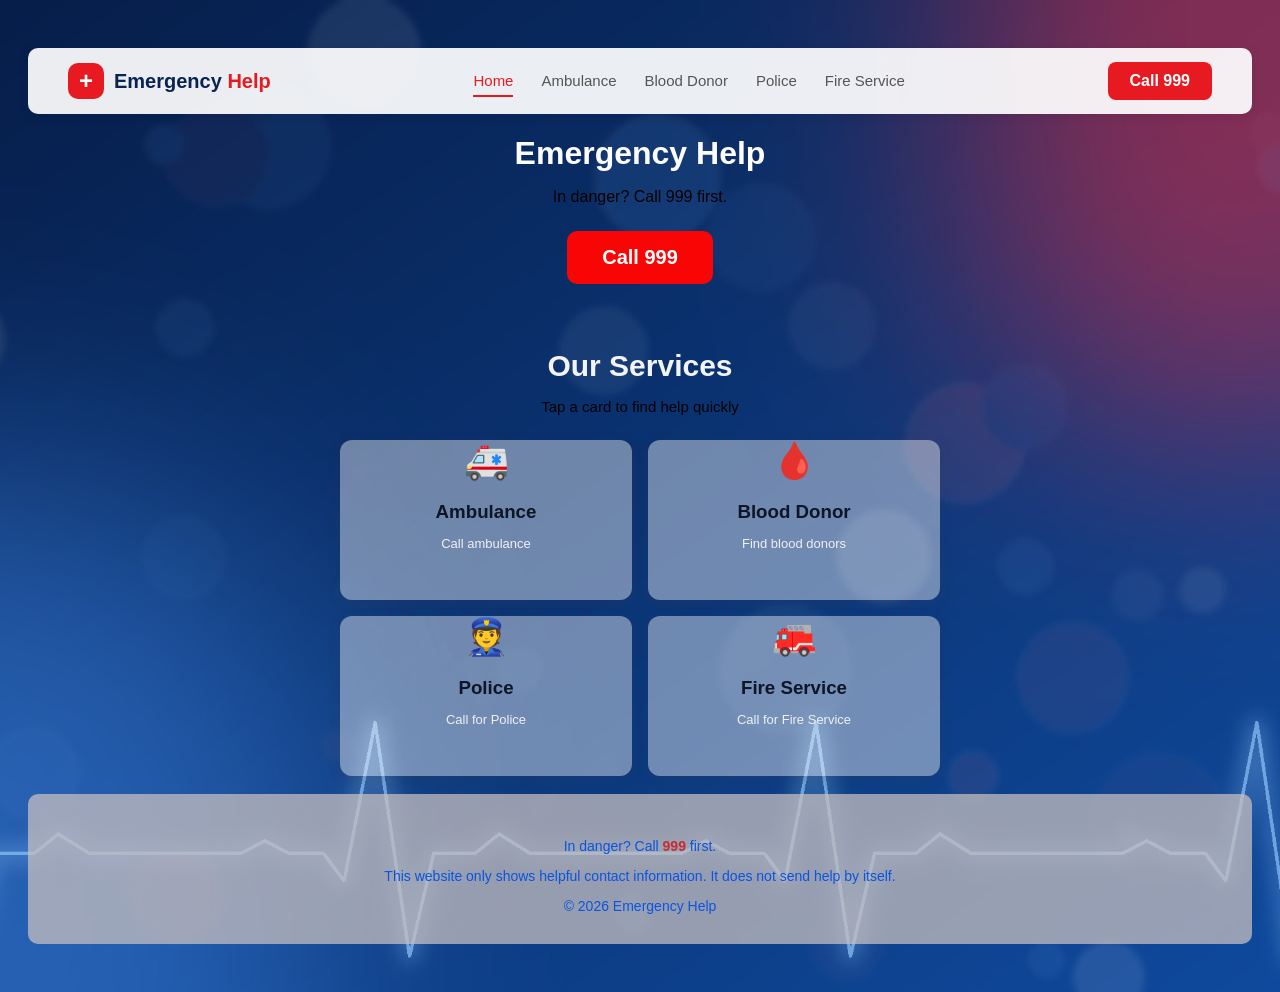
<file: index.html>
<!DOCTYPE html>
<html lang="en">
<head>
    <meta charset="UTF-8">
    <meta name="viewport" content="width=device-width, initial-scale=1.0">
    <title>Emergency Help</title>
    <link rel="stylesheet" href="style.css">
</head>
<body>
    
     <!-- NAVBAR -->
    <header class="navbar">
        <a href="index.html" class="brand">
            <span class="brand-icon">+</span>
            <span>Emergency <b>Help</b></span>
        </a>

        <nav class="nav-links">
            <a href="index.html" class="active">Home</a>
            <a href="ambulance.html">Ambulance</a>
            <a href="blood.html">Blood Donor</a>
            <a href="police.html">Police</a>
            <a href="fire.html">Fire Service</a>
        </nav>

        <a href="tel:999" class="nav-call">Call 999</a>
    </header>


    <h1>Emergency Help</h1>
    <p>In danger? Call 999 first.</p>
    <a href="tel:999" class="call-btn">Call 999</a>


                            <!--sarvis Card HTML start-->

    <section class="services">
        <h2>Our Services</h2>
        <p class="section-sub">Tap a card to find help quickly</p>

       <div class="cards">
       <div class="card">
        <a href="ambulance.html" class="card">
           <div class="icon">🚑</div>
           <h3>Ambulance</h3>
           <p>Call ambulance</p>
        </a>
       </div>

       <div class="card">
        <a href="blood.html" class="card">
           <div class="icon">🩸</div>
           <h3>Blood Donor</h3>
           <p>Find blood donors</p>
        </a>
       </div>

       <div class="card">
        <a href="police.html" class="card">
           <div class="icon">👮</div>
           <h3>Police</h3>
           <p>Call for Police</p>
        </a>
       </div>

       <div class="card">
         <a href="fire.html" class="card">        
           <div class="icon">🚒</div>
           <h3>Fire Service</h3>
           <P>Call for Fire Service</P>
        </a>
       </div>
    </div>
    </section>
</div>
<br>

                    <!--FOOTER-->

<footer class="footer">
    <p>In danger? Call <b>999</b> first.</p>
    <p>This website only shows helpful contact information. It does not send help by itself.</p>
    <p>© 2026 Emergency Help</p>
</footer>



</body>
</html>
</file>
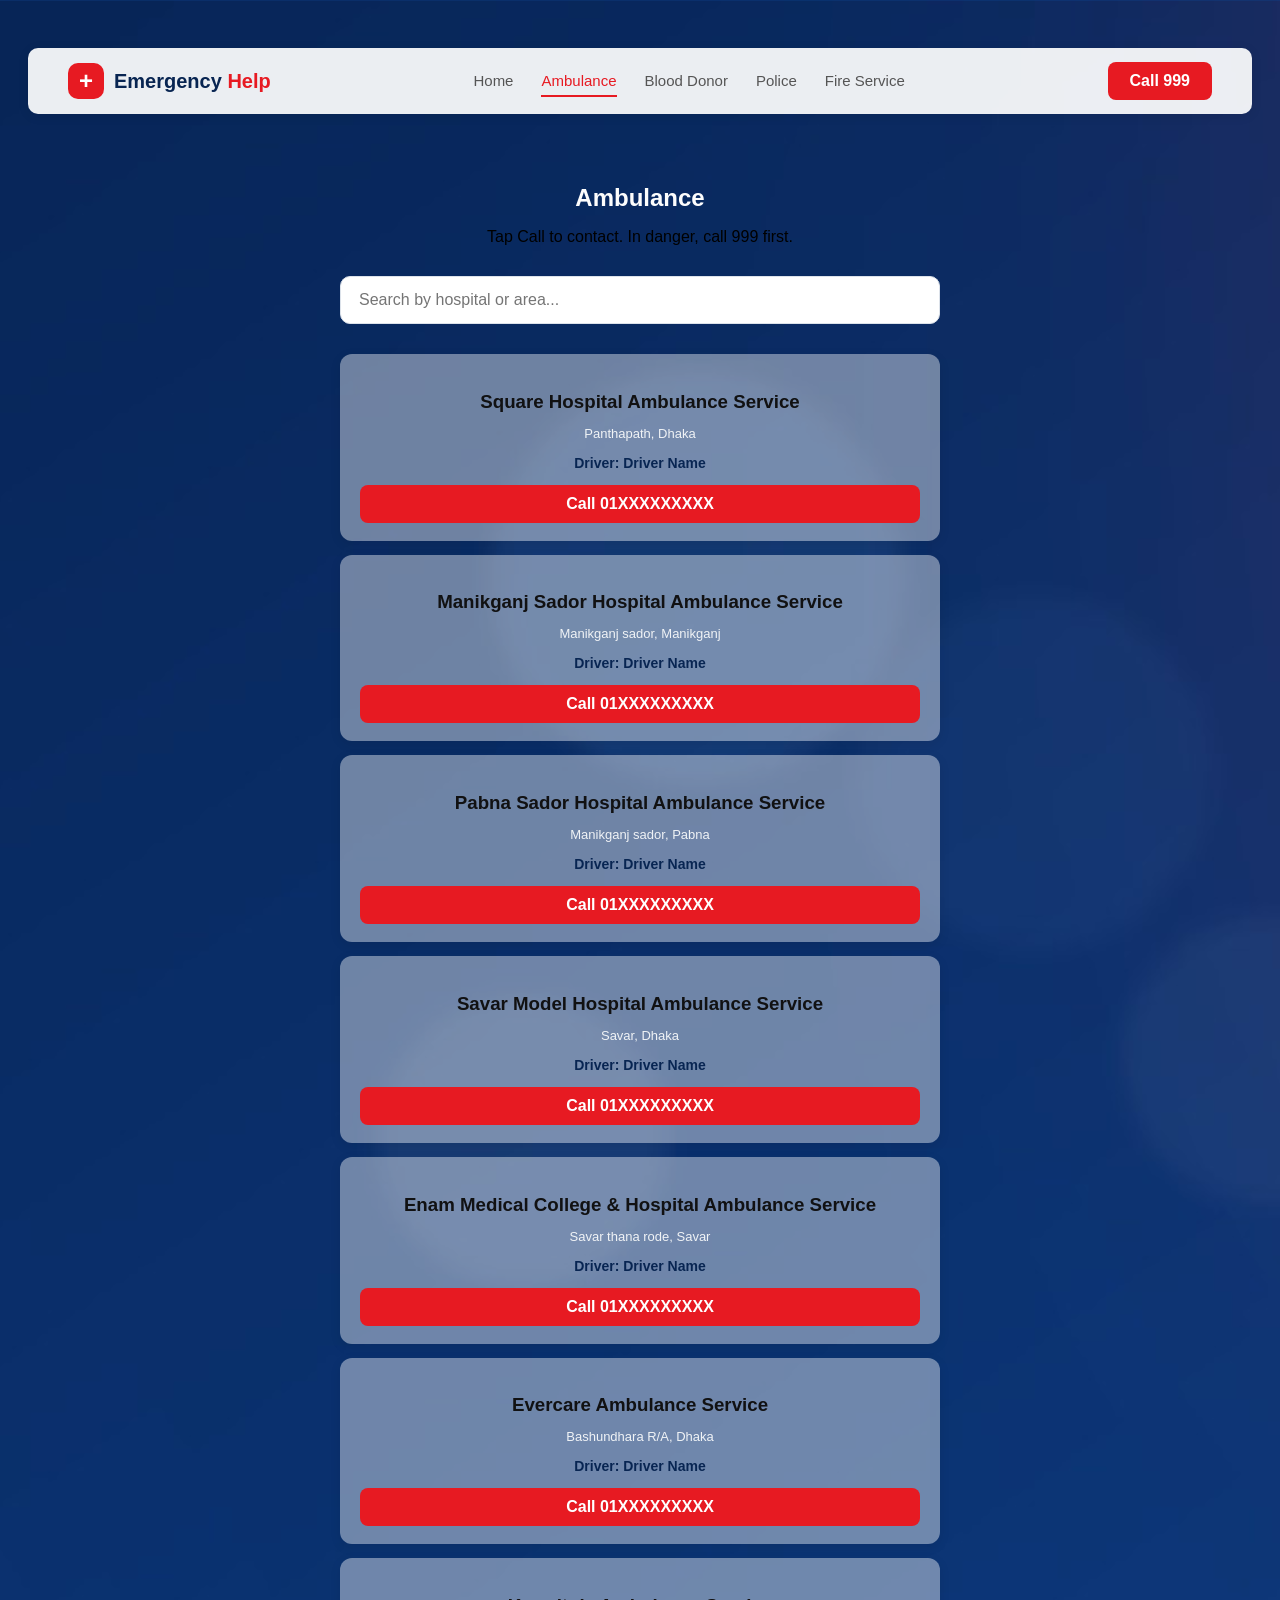
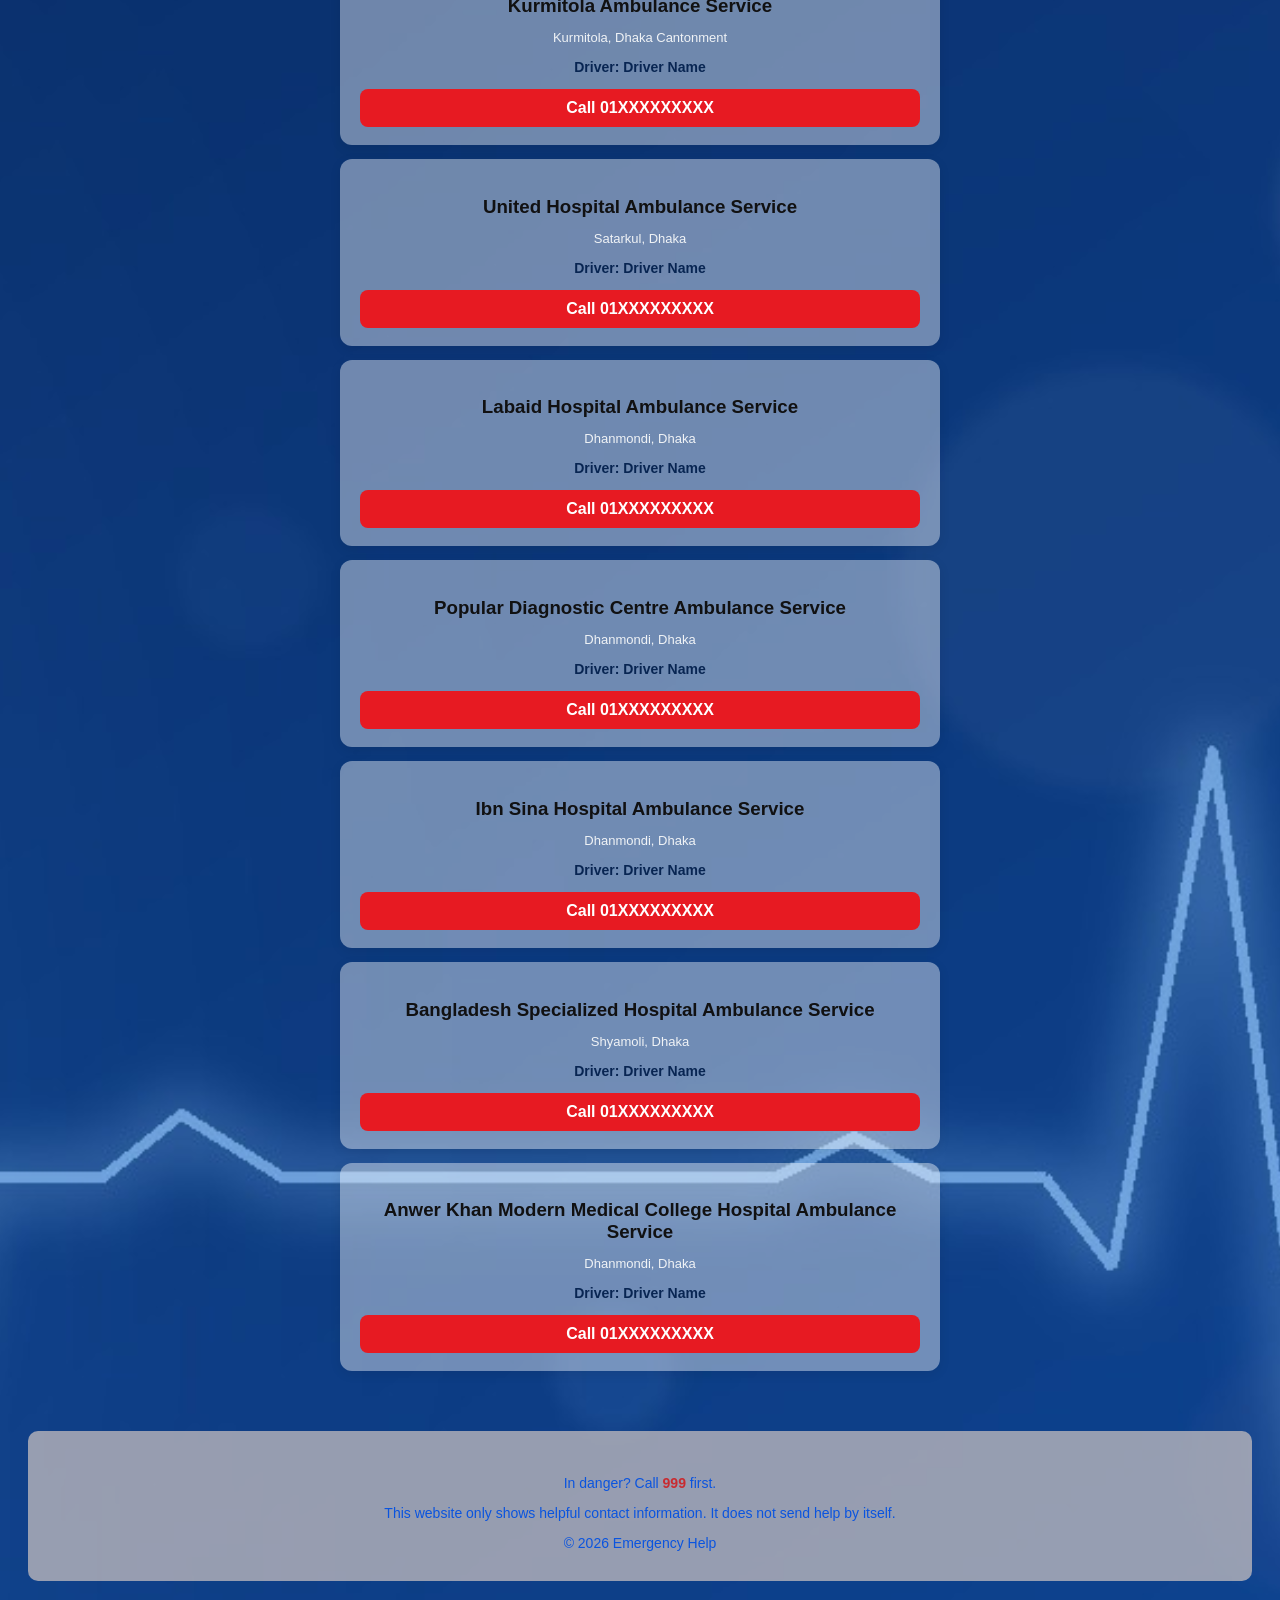
<file: ambulance.html>
<!DOCTYPE html>
<html lang="en">
<head>
    <meta charset="UTF-8">
    <meta name="viewport" content="width=device-width, initial-scale=1.0">
    <title>Ambulance - Emergency Help</title>
    <link rel="stylesheet" href="style.css">
</head>
<body>
    <!-- NAVBAR -->
    <header class="navbar">
        <a href="index.html" class="brand">
            <span class="brand-icon">+</span>
            <span>Emergency <b>Help</b></span>
        </a>

        <nav class="nav-links">
            <a href="index.html">Home</a>
            <a href="ambulance.html" class="active">Ambulance</a>
            <a href="blood.html">Blood Donor</a>
            <a href="police.html">Police</a>
            <a href="fire.html">Fire Service</a>
        </nav>

        <a href="tel:999" class="nav-call">Call 999</a>
    </header>

        <!-- PAGE TITLE -->
        <section class="page-head">
            <h1>Ambulance</h1>
            <p>Tap Call to contact. In danger, call 999 first.</p>
        </section>

        <!-- SEARCH -->
        <div class="search-box">
            <input type="text" id="search" placeholder="Search by hospital or area...">
        </div>

        <!-- LIST -->
        <section class="list" id="ambulance-list">
        </section>


    <!-- FOOTER -->
    <footer class="footer">
        <p>In danger? Call <b>999</b> first.</p>
        <p>This website only shows helpful contact information. It does not send help by itself.</p>
        <p>© 2026 Emergency Help</p>
    </footer>

    <script src="ambulance.js"></script>
</body>
</html>
</file>
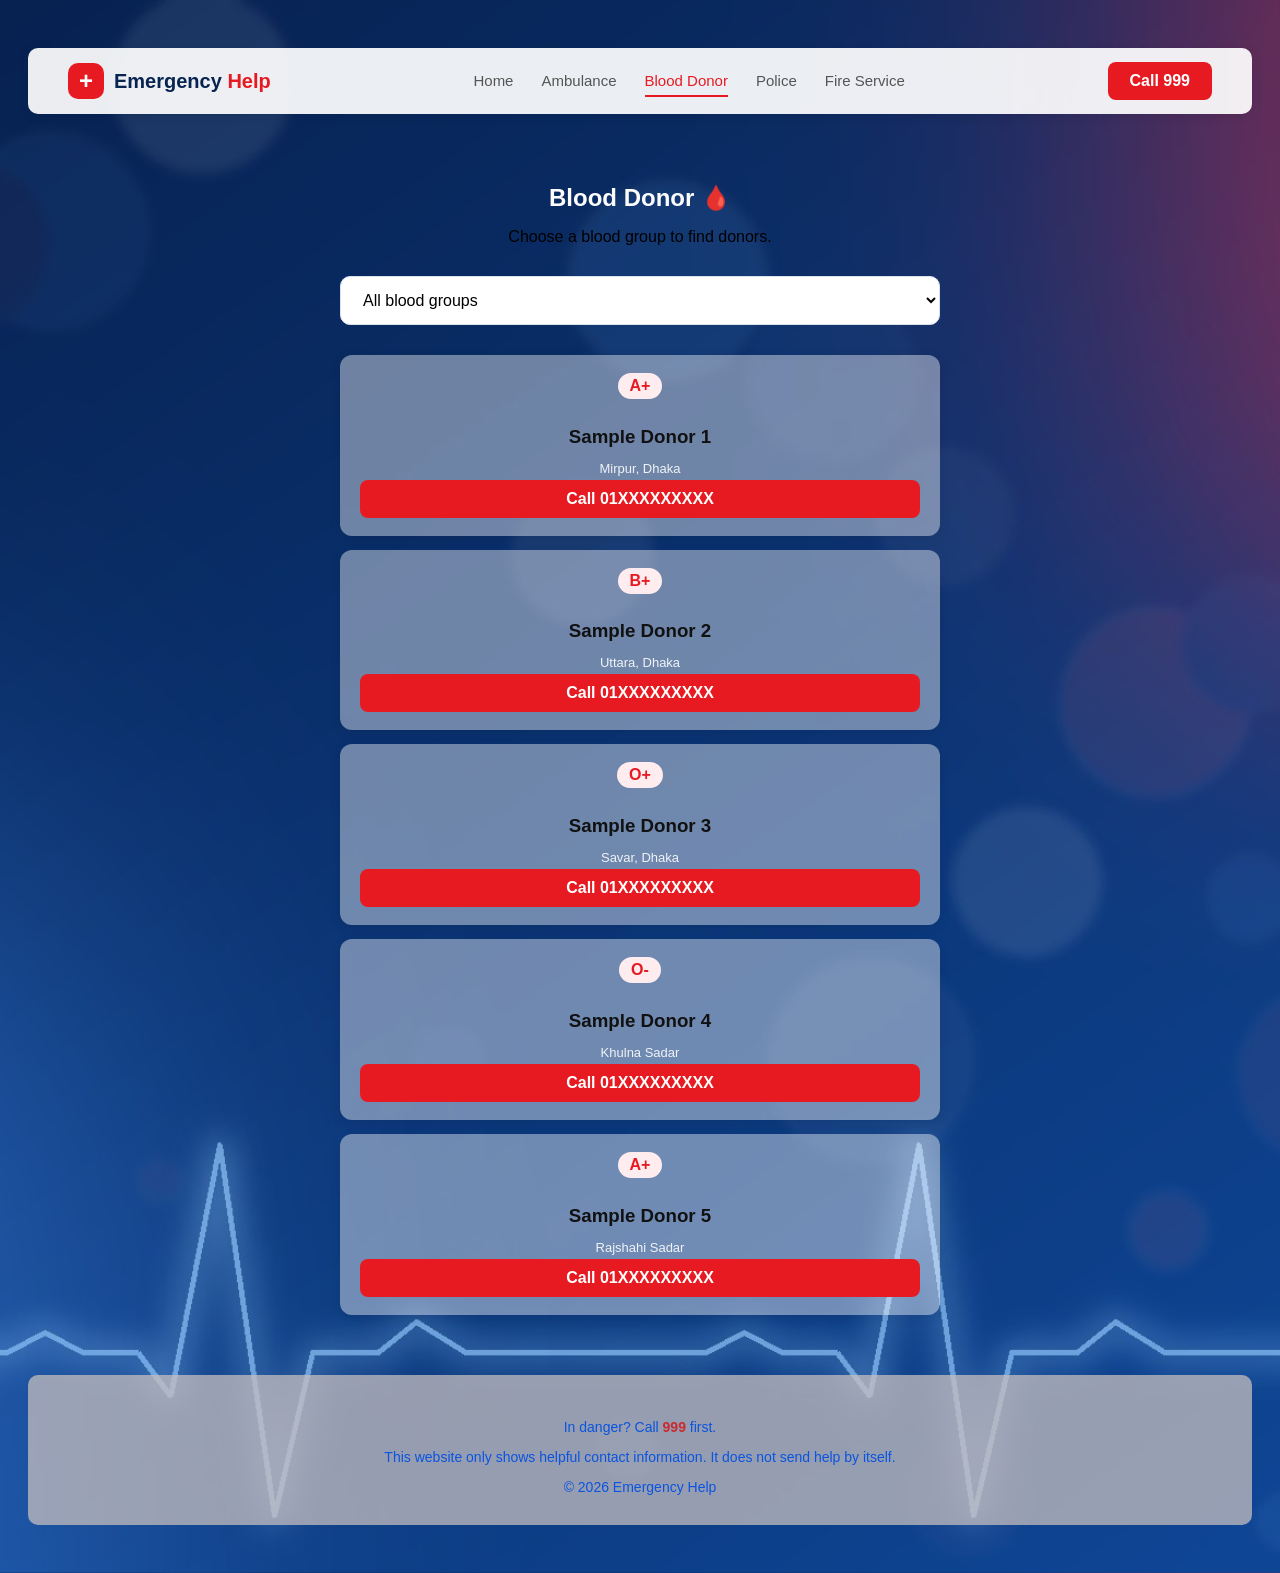
<file: blood.html>
<!DOCTYPE html>
<html lang="en">
<head>
    <meta charset="UTF-8">
    <meta name="viewport" content="width=device-width, initial-scale=1.0">
    <title>Blood Donor - Emergency Help</title>
    <link rel="stylesheet" href="style.css">
</head>
<body>
    <!-- NAVBAR -->
    <header class="navbar">
        <a href="index.html" class="brand">
            <span class="brand-icon">+</span>
            <span>Emergency <b>Help</b></span>
        </a>

        <nav class="nav-links">
            <a href="index.html">Home</a>
            <a href="ambulance.html">Ambulance</a>
            <a href="blood.html" class="active">Blood Donor</a>
            <a href="police.html">Police</a>
            <a href="fire.html">Fire Service</a>
        </nav>

        <a href="tel:999" class="nav-call">Call 999</a>
    </header>

    <!-- PAGE TITLE -->
    <section class="page-head">
        <h1>Blood Donor 🩸</h1>
        <p>Choose a blood group to find donors.</p>
    </section>

    <!-- FILTER -->
    <div class="search-box">
        <select id="group">
            <option value="all">All blood groups</option>
            <option value="A+">A+</option>
            <option value="A-">A-</option>
            <option value="B+">B+</option>
            <option value="B-">B-</option>
            <option value="AB+">AB+</option>
            <option value="AB-">AB-</option>
            <option value="O+">O+</option>
            <option value="O-">O-</option>
        </select>
    </div>

    <!-- LIST -->
    <section class="list" id="donor-list">
    </section>

    <!-- FOOTER -->
    <footer class="footer">
        <p>In danger? Call <b>999</b> first.</p>
        <p>This website only shows helpful contact information. It does not send help by itself.</p>
        <p>© 2026 Emergency Help</p>
    </footer>

    <script src="donors.js"></script>
</body>
</html>
</file>
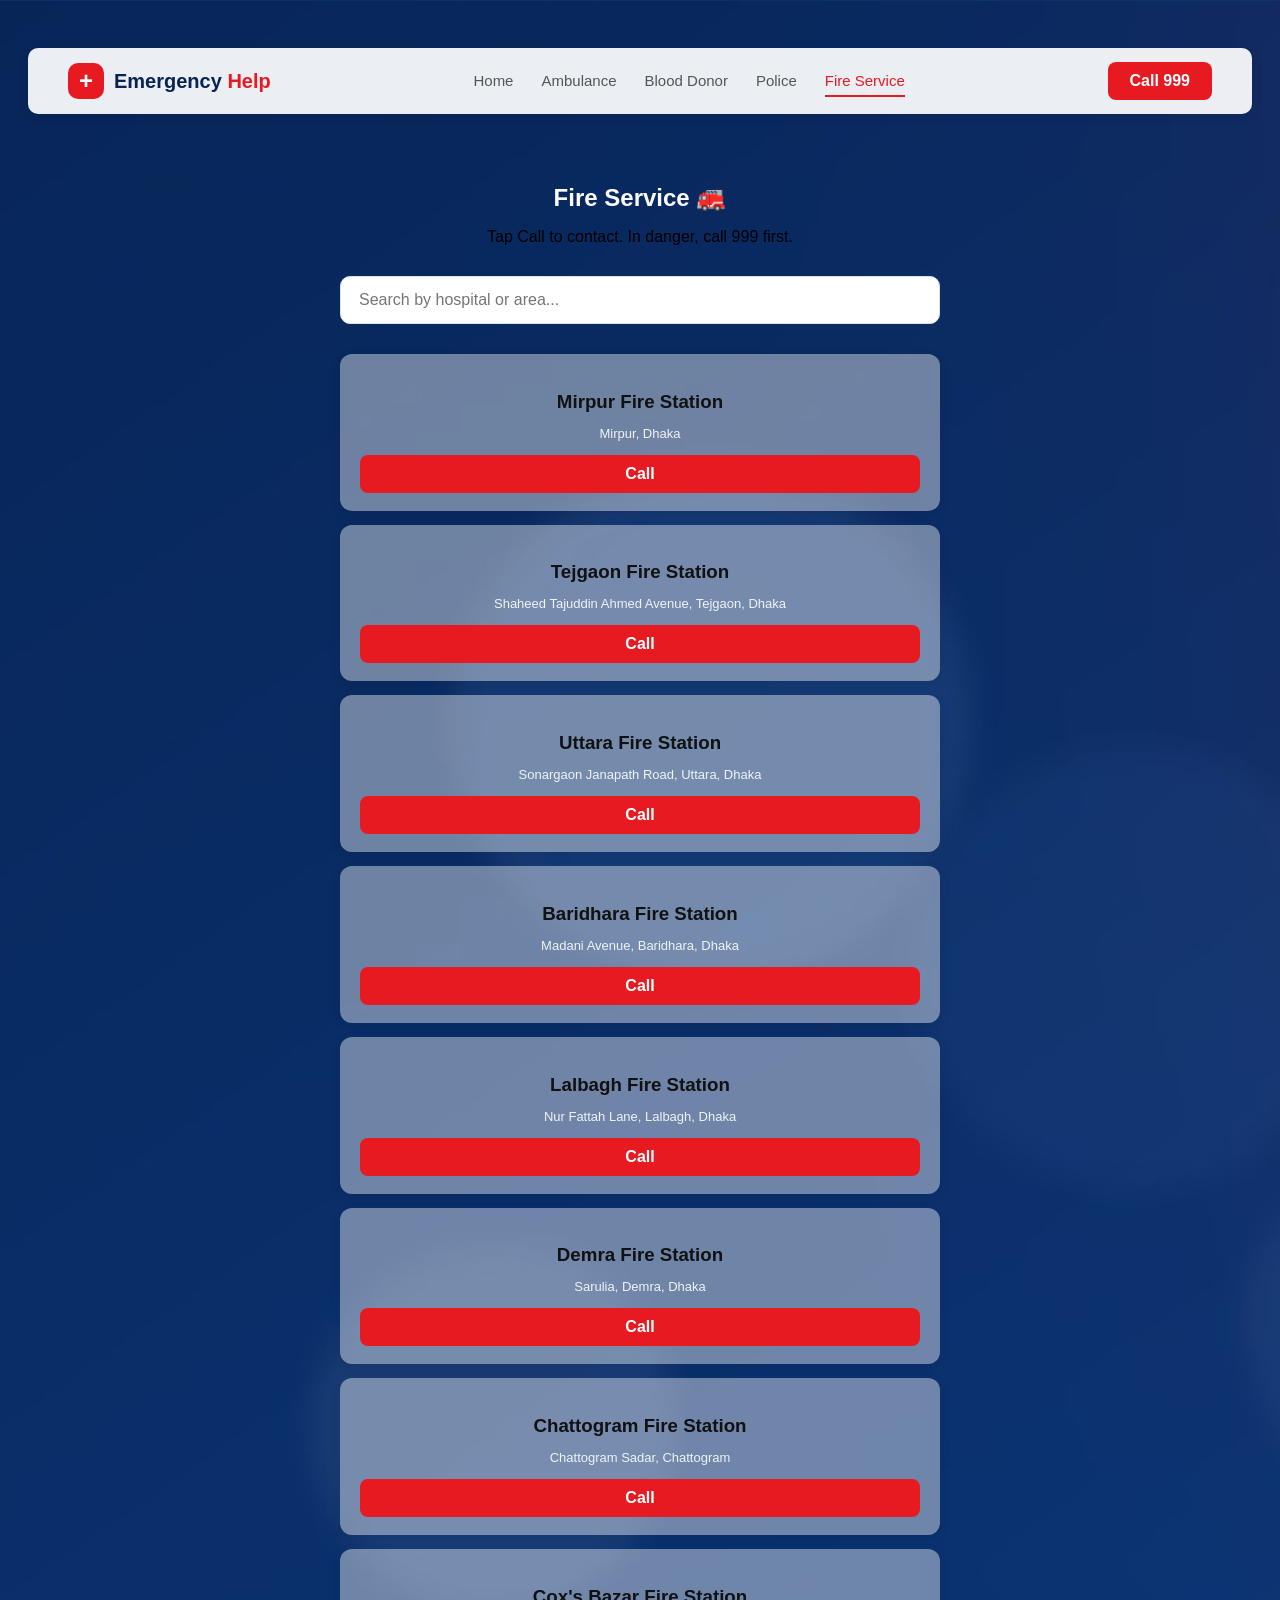
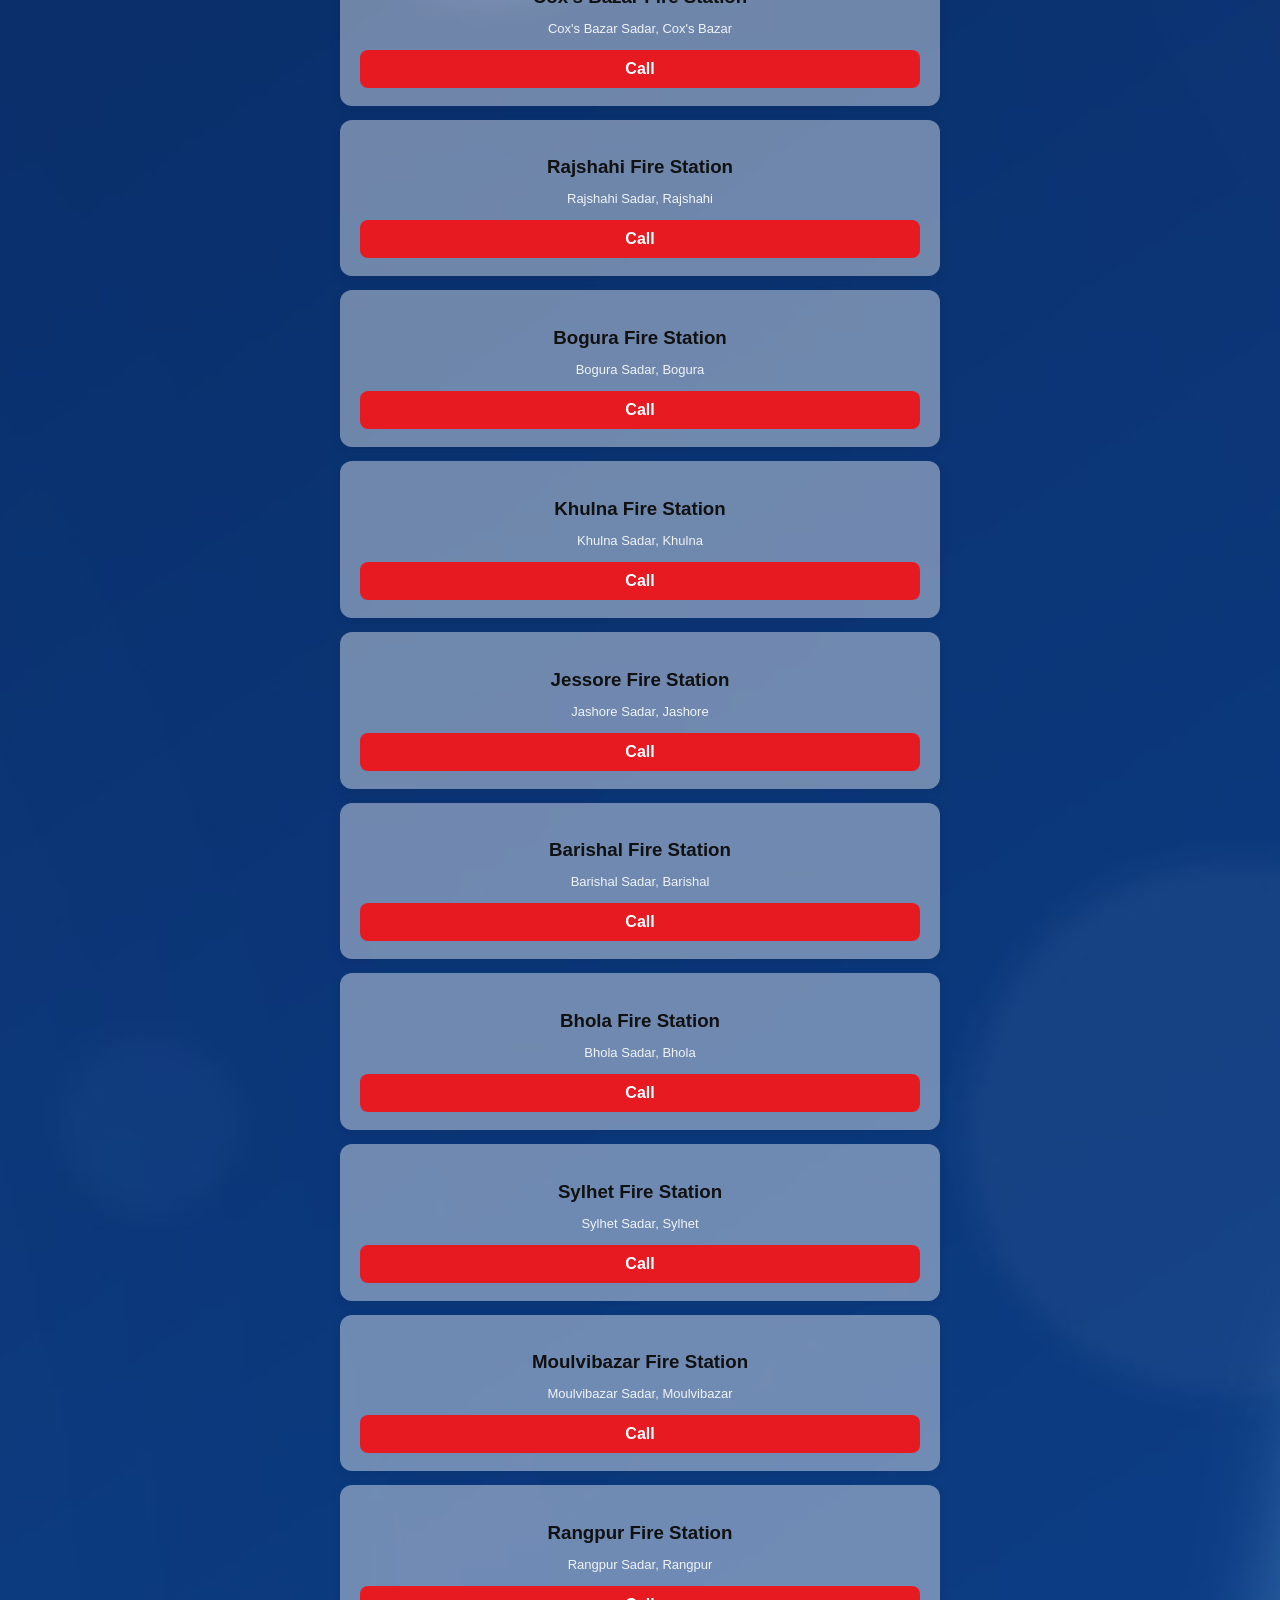
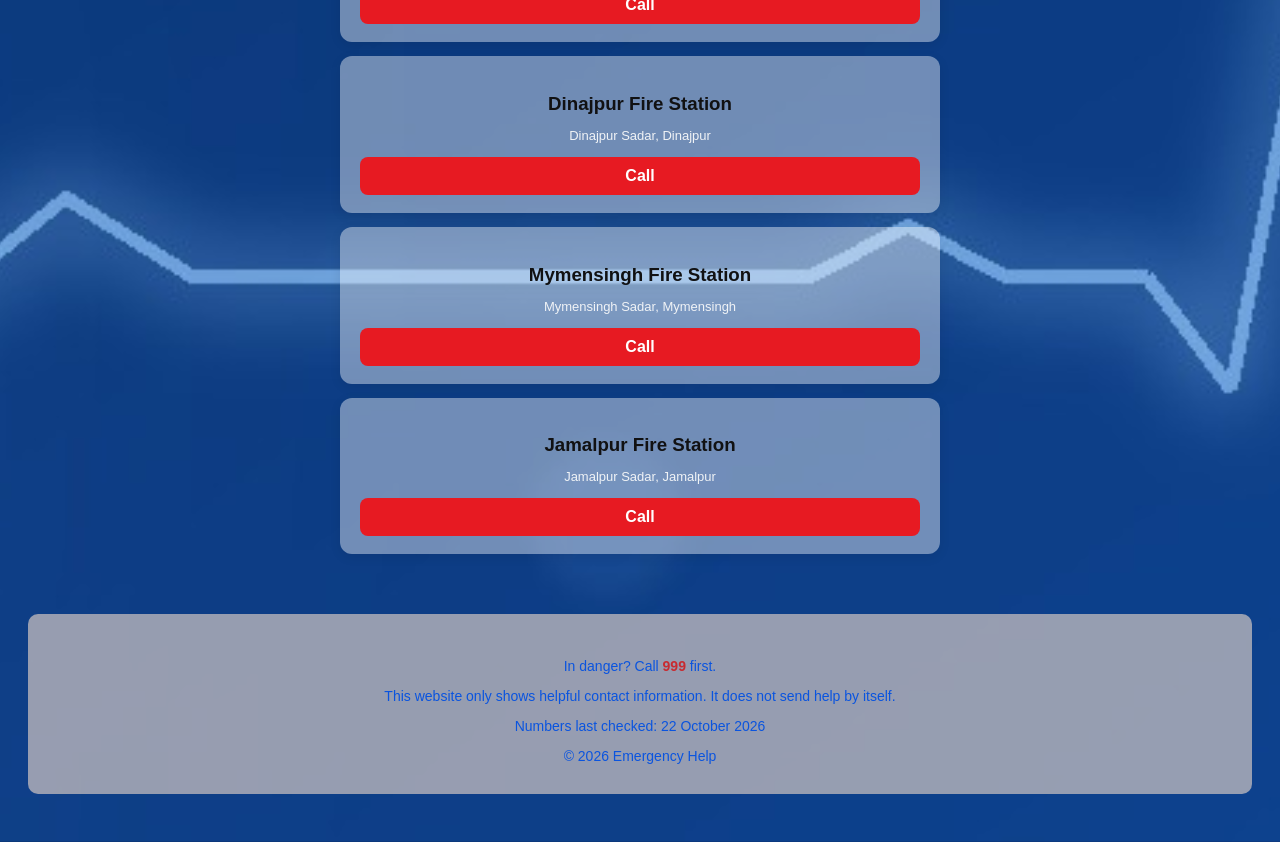
<file: fire.html>
<!DOCTYPE html>
<html lang="en">
<head>
    <meta charset="UTF-8">
    <meta name="viewport" content="width=device-width, initial-scale=1.0">
    <title>Fire Service - Emergency Help</title>
    <link rel="stylesheet" href="style.css">
</head>
<body>
    <!-- NAVBAR -->
    <header class="navbar">
        <a href="index.html" class="brand">
            <span class="brand-icon">+</span>
            <span>Emergency <b>Help</b></span>
        </a>

        <nav class="nav-links">
            <a href="index.html">Home</a>
            <a href="ambulance.html">Ambulance</a>
            <a href="blood.html">Blood Donor</a>
            <a href="police.html">Police</a>
            <a href="fire.html" class="active">Fire Service</a>
        </nav>

        <a href="tel:999" class="nav-call">Call 999</a>
    </header>

    <!-- PAGE TITLE -->
    <section class="page-head">
        <h1>Fire Service 🚒</h1>
        <p>Tap Call to contact. In danger, call 999 first.</p>
    </section>


            <!-- SEARCH -->
<div class="search-box">
    <input type="text" id="search" placeholder="Search by hospital or area...">
</div>


    <!-- LIST -->
    <section class="list">  

        <!-- ==================== DHAKA DIVISION ==================== -->

<div class="list-item">
    <h3>Mirpur Fire Station</h3>
    <p>Mirpur, Dhaka</p>
    <a href="tel:102" class="call-small">Call</a>
</div>

<div class="list-item">
    <h3>Tejgaon Fire Station</h3>
    <p>Shaheed Tajuddin Ahmed Avenue, Tejgaon, Dhaka</p>
    <a href="tel:102" class="call-small">Call</a>
</div>

<div class="list-item">
    <h3>Uttara Fire Station</h3>
    <p>Sonargaon Janapath Road, Uttara, Dhaka</p>
    <a href="tel:102" class="call-small">Call</a>
</div>

<div class="list-item">
    <h3>Baridhara Fire Station</h3>
    <p>Madani Avenue, Baridhara, Dhaka</p>
    <a href="tel:102" class="call-small">Call</a>
</div>

<div class="list-item">
    <h3>Lalbagh Fire Station</h3>
    <p>Nur Fattah Lane, Lalbagh, Dhaka</p>
    <a href="tel:102" class="call-small">Call</a>
</div>

<div class="list-item">
    <h3>Demra Fire Station</h3>
    <p>Sarulia, Demra, Dhaka</p>
    <a href="tel:102" class="call-small">Call</a>
</div>


<!-- ==================== CHATTOGRAM DIVISION ==================== -->

<div class="list-item">
    <h3>Chattogram Fire Station</h3>
    <p>Chattogram Sadar, Chattogram</p>
    <a href="tel:102" class="call-small">Call</a>
</div>

<div class="list-item">
    <h3>Cox's Bazar Fire Station</h3>
    <p>Cox's Bazar Sadar, Cox's Bazar</p>
    <a href="tel:102" class="call-small">Call</a>
</div>


<!-- ==================== RAJSHAHI DIVISION ==================== -->

<div class="list-item">
    <h3>Rajshahi Fire Station</h3>
    <p>Rajshahi Sadar, Rajshahi</p>
    <a href="tel:102" class="call-small">Call</a>
</div>

<div class="list-item">
    <h3>Bogura Fire Station</h3>
    <p>Bogura Sadar, Bogura</p>
    <a href="tel:102" class="call-small">Call</a>
</div>


<!-- ==================== KHULNA DIVISION ==================== -->

<div class="list-item">
    <h3>Khulna Fire Station</h3>
    <p>Khulna Sadar, Khulna</p>
    <a href="tel:102" class="call-small">Call</a>
</div>

<div class="list-item">
    <h3>Jessore Fire Station</h3>
    <p>Jashore Sadar, Jashore</p>
    <a href="tel:102" class="call-small">Call</a>
</div>


<!-- ==================== BARISHAL DIVISION ==================== -->

<div class="list-item">
    <h3>Barishal Fire Station</h3>
    <p>Barishal Sadar, Barishal</p>
    <a href="tel:102" class="call-small">Call</a>
</div>

<div class="list-item">
    <h3>Bhola Fire Station</h3>
    <p>Bhola Sadar, Bhola</p>
    <a href="tel:102" class="call-small">Call</a>
</div>


<!-- ==================== SYLHET DIVISION ==================== -->

<div class="list-item">
    <h3>Sylhet Fire Station</h3>
    <p>Sylhet Sadar, Sylhet</p>
    <a href="tel:102" class="call-small">Call</a>
</div>

<div class="list-item">
    <h3>Moulvibazar Fire Station</h3>
    <p>Moulvibazar Sadar, Moulvibazar</p>
    <a href="tel:102" class="call-small">Call</a>
</div>


<!-- ==================== RANGPUR DIVISION ==================== -->

<div class="list-item">
    <h3>Rangpur Fire Station</h3>
    <p>Rangpur Sadar, Rangpur</p>
    <a href="tel:102" class="call-small">Call</a>
</div>

<div class="list-item">
    <h3>Dinajpur Fire Station</h3>
    <p>Dinajpur Sadar, Dinajpur</p>
    <a href="tel:102" class="call-small">Call</a>
</div>


<!-- ==================== MYMENSINGH DIVISION ==================== -->

<div class="list-item">
    <h3>Mymensingh Fire Station</h3>
    <p>Mymensingh Sadar, Mymensingh</p>
    <a href="tel:102" class="call-small">Call</a>
</div>

<div class="list-item">
    <h3>Jamalpur Fire Station</h3>
    <p>Jamalpur Sadar, Jamalpur</p>
    <a href="tel:102" class="call-small">Call</a>
</div>

    </section>

    <!-- FOOTER -->
    <footer class="footer">
        <p>In danger? Call <b>999</b> first.</p>
        <p>This website only shows helpful contact information. It does not send help by itself.</p>
        <p class="section-sub">Numbers last checked: 22 October 2026</p>
        <p>© 2026 Emergency Help</p>
    </footer>

        <script src="search.js"></script>
</body>
</html>
</file>
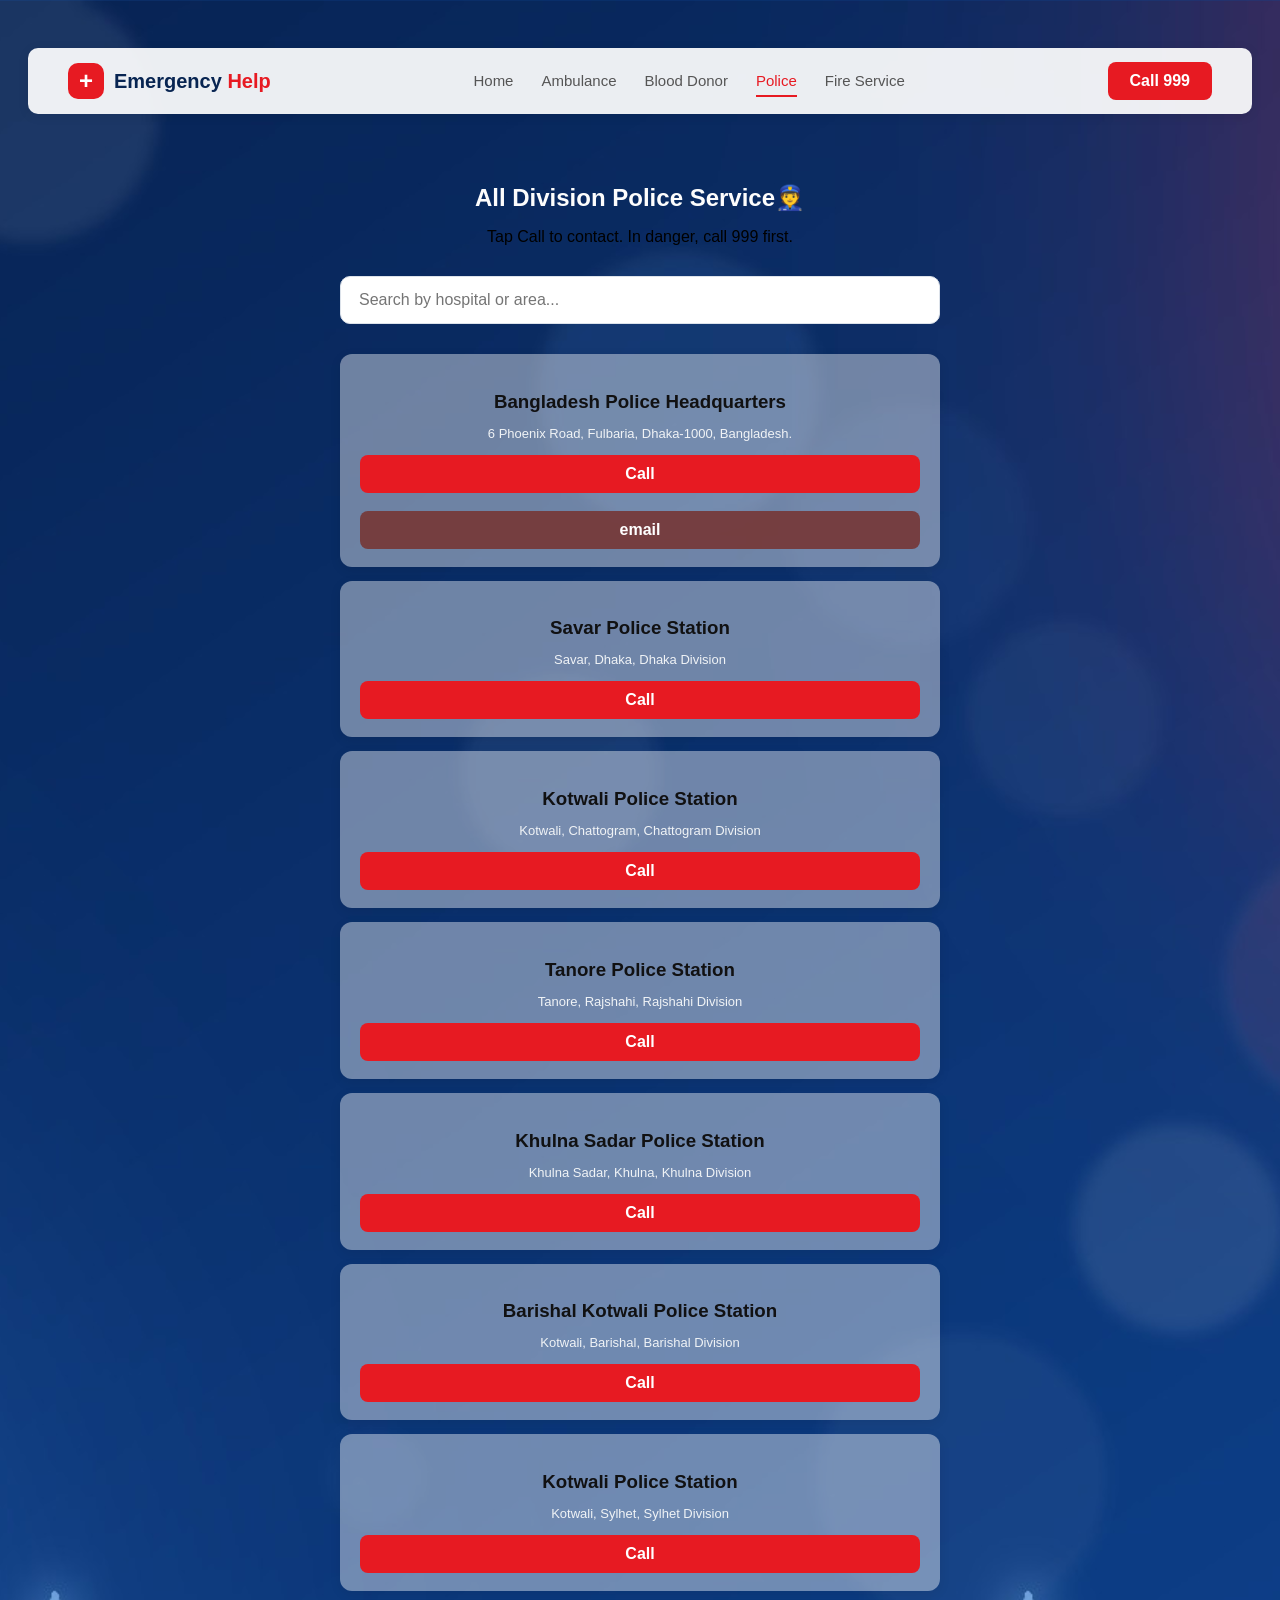
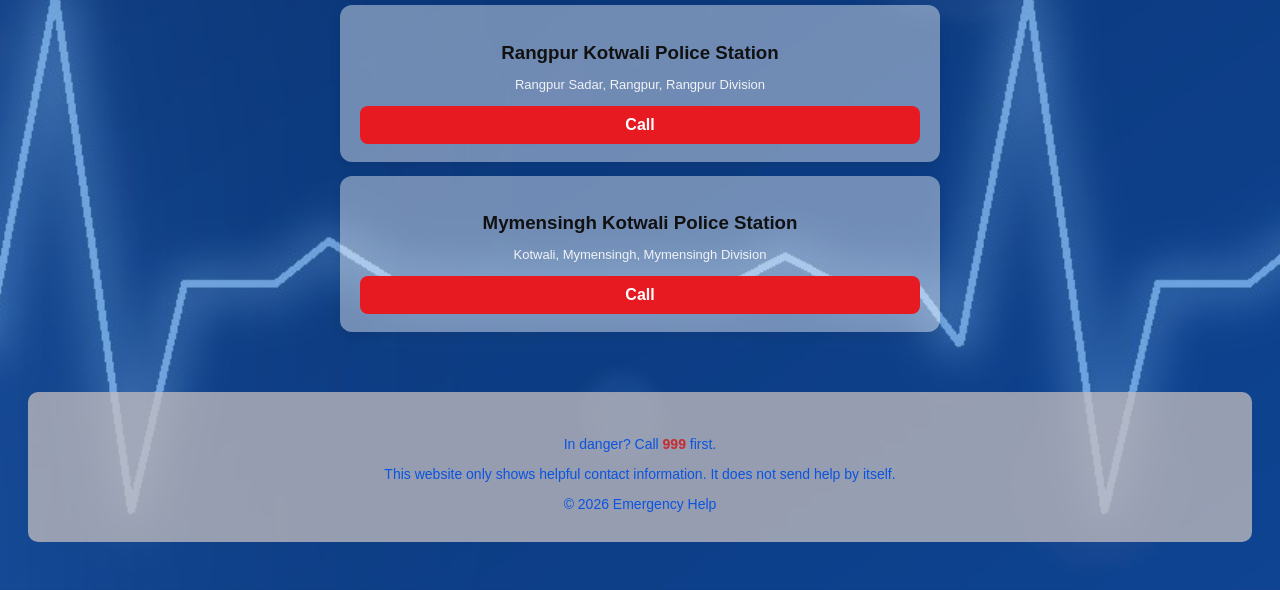
<file: police.html>
<!DOCTYPE html>
<html lang="en">
<head>
    <meta charset="UTF-8">
    <meta name="viewport" content="width=device-width, initial-scale=1.0">
    <title>Police - Emergency Help</title>
    <link rel="stylesheet" href="style.css">
</head>
<body>
    <!-- NAVBAR -->
    <header class="navbar">
        <a href="index.html" class="brand">
            <span class="brand-icon">+</span>
            <span>Emergency <b>Help</b></span>
        </a>

        <nav class="nav-links">
            <a href="index.html">Home</a>
            <a href="ambulance.html" >Ambulance</a>
            <a href="blood.html">Blood Donor</a>
            <a href="police.html" class="active">Police</a>
            <a href="fire.html">Fire Service</a>
        </nav>

        <a href="tel:999" class="nav-call">Call 999</a>
    </header>

                      <!-- PAGE TITLE -->
    <section class="page-head">
        <h1>All Division Police Service👮</h1>
        <p>Tap Call to contact. In danger, call 999 first.</p>
    </section>


            <!-- SEARCH -->
<div class="search-box">
    <input type="text" id="search" placeholder="Search by hospital or area...">
</div>

                       <!-- LIST -->
<section class="list">

        <!-- Bangladesh Police Headquarters -->
<div class="list-item">
    <h3>Bangladesh Police Headquarters</h3>
    <p> 6 Phoenix Road, Fulbaria, Dhaka-1000, Bangladesh.</p>
    <a href="tel:02-47118888" class="call-small">Call</a><br>
    <a href="ig@police.gov.bd" class="email-small" >email</a>
</div>


        <!-- Dhaka Division -->
<div class="list-item">
    <h3>Savar Police Station</h3>
    <p>Savar, Dhaka, Dhaka Division</p>
    <a href="tel:01320089377" class="call-small">Call</a>
</div>

<!-- Chattogram Division -->
<div class="list-item">
    <h3>Kotwali Police Station</h3>
    <p>Kotwali, Chattogram, Chattogram Division</p>
    <a href="tel:01320107400" class="call-small">Call</a>
</div>

<!-- Rajshahi Division -->
<div class="list-item">
    <h3>Tanore Police Station</h3>
    <p>Tanore, Rajshahi, Rajshahi Division</p>
    <a href="tel:01320122620" class="call-small">Call</a>
</div>

<!-- Khulna Division -->
<div class="list-item">
    <h3>Khulna Sadar Police Station</h3>
    <p>Khulna Sadar, Khulna, Khulna Division</p>
    <a href="tel:01320140100" class="call-small">Call</a>
</div>

<!-- Barishal Division -->
<div class="list-item">
    <h3>Barishal Kotwali Police Station</h3>
    <p>Kotwali, Barishal, Barishal Division</p>
    <a href="tel:01320151100" class="call-small">Call</a>
</div>

<!-- Sylhet Division -->
<div class="list-item">
    <h3>Kotwali Police Station</h3>
    <p>Kotwali, Sylhet, Sylhet Division</p>
    <a href="tel:01320117700" class="call-small">Call</a>
</div>

<!-- Rangpur Division -->
<div class="list-item">
    <h3>Rangpur Kotwali Police Station</h3>
    <p>Rangpur Sadar, Rangpur, Rangpur Division</p>
    <a href="tel:01320131300" class="call-small">Call</a>
</div>

<!-- Mymensingh Division -->
<div class="list-item">
    <h3>Mymensingh Kotwali Police Station</h3>
    <p>Kotwali, Mymensingh, Mymensingh Division</p>
    <a href="tel:01320103100" class="call-small">Call</a>
</div>


</section>


    <!-- FOOTER -->
    <footer class="footer">
        <p>In danger? Call <b>999</b> first.</p>
        <p>This website only shows helpful contact information. It does not send help by itself.</p>
        <p>© 2026 Emergency Help</p>
    </footer>

        <script src="search.js"></script>
</body>
</html>
</file>
<file: style.css>
body {
    font-family: Arial, sans-serif;
    background-image: url("bg-img/bg-dark.jpg");
    background-size: cover;
    background-position: center;
    background-attachment: scroll;
    text-align: center;
    padding: 40px 20px;
}

                        /* NAVBAR */
.navbar {
    display: flex;
    justify-content: space-between;
    align-items: center;
    background: rgba(255, 255, 255, 0.92);
    backdrop-filter: none;
    -webkit-backdrop-filter: none;
    padding: 14px 40px;
    box-shadow: 0 2px 12px rgba(0, 0, 0, 0.08);
    position: sticky;
    border-radius: 10px;
    top: 0;
    z-index: 10;
}

.brand {
    display: flex;
    align-items: center;
    gap: 10px;
    text-decoration: none;
    color: #082552;
    font-size: 20px;
    font-weight: bold;
}

.brand-icon {
    width: 36px;
    height: 36px;
    background: #e71a22;
    color: white;
    border-radius: 10px;
    display: flex;
    align-items: center;
    justify-content: center;
    font-size: 24px;
}

.brand b {
    color: #e71a22;
}

.nav-links {
    display: flex;
    gap: 28px;
}

.nav-links a {
    text-decoration: none;
    color: #555;
    font-size: 15px;
    padding: 6px 0;
    border-bottom: 2px solid transparent;
}

.nav-links a:hover,
.nav-links a.active {
    color: #e71a22;
    border-bottom-color: #e71a22;
}

.nav-call {
    background: #e71a22;
    color: white;
    text-decoration: none;
    font-weight: bold;
    padding: 10px 22px;
    border-radius: 8px;
}

.nav-call:hover {
    background: #c90009;
}


h1 {
    color: #fdfdfd;
    margin-bottom: 10px;
}

p {
    color: #000000;
    margin-bottom: 25px;
}

.call-btn {
    display: inline-block;
    background: #fa0505;
    color: white;
    text-decoration: none;
    font-size: 20px;
    font-weight: bold;
    padding: 15px 35px;
    border-radius: 10px;
}
.call-btn:hover {
    background: #008000;
    transform: translateY(-3px);
}

                    /** sarvis Card HTML start **/

.cards {
    display: grid;
    grid-template-columns: repeat(2, 1fr);
    gap: 16px;
    max-width: 600px;
    margin: 40px auto 0;
}

.card {
    height: 160px;
    border-radius: 12px;
    text-decoration: none;
    background: rgba(255, 255, 255, 0.411);
    box-shadow: 0 3px 12px rgba(63, 59, 59, 0.193);
    transition: 0.3s;
    text-align: center;
    cursor: pointer;
}

.card:hover {
    transform: translateY(-4px);
}

.icon {
    font-size: 36px;
    margin-bottom: 10px;
}

.card h3 {
    color: #0c1626;
    margin-bottom: 6px;
}

.card p {
    color: #eef0f4;
    font-size: 13px;
    margin-bottom: 0;
}


                    /* SERVICES */
.services {
    padding: 40px 20px 0;
}

.services h2 {
    color: #f2f4f7;
    font-size: 30px;
    margin-bottom: 8px;
}

.section-sub {
    font-size: 15px;
    margin-bottom: 0;
}

.services .cards {
    margin-top: 25px;
}

                    /* FOOTER */
.footer {
    background: rgba(200, 191, 191, 0.736);
    border-radius: 10px;
    text-align: center;
    padding: 30px 20px;
}

.footer p {
    color: #0a54df;
    font-size: 14px;
    margin-bottom: 8px;
}

.footer b {
    color: #c82b30;
}

.footer p:last-child {
    margin-bottom: 0;
}




                        /* Ambulance PAGE TITLE */
                        /* Ambulance PAGE TITLE */
                        /* Ambulance PAGE TITLE */
                        /* Ambulance PAGE TITLE */



.page-head {
    padding: 50px 20px 0;
}


/* LIST */
.list {
    max-width: 600px;
    margin: 30px auto 60px;
    padding: 0 20px;
}

.list-item {
    background: rgba(255, 255, 255, 0.411);
    border-radius: 12px;
    padding: 18px 20px;
    margin-bottom: 14px;
    text-align: center;
    box-shadow: 0 3px 12px rgba(0, 0, 0, 0.08);
}

.list-item h3 {
    color: #111112;
    margin-bottom: 4px;
}

.list-item p {
    color: #f0f3f6;
    font-size: 13px;
    margin-bottom: 14px;
}

.call-small {
    display: block;
    background: #e71a22;
    color: white;
    text-decoration: none;
    font-weight: bold;
    text-align: center;
    padding: 10px 0;
    border-radius: 8px;
}

.call-small:hover {
    background: #c90009;
}

.email-small {
    display: block;
    background: #753a3cf2;
    color: white;
    text-decoration: none;
    font-weight: bold;
    text-align: center;
    padding: 10px 0;
    border-radius: 8px;
}

.email-small:hover {
    background: #9e383dab;
}

/* ambulance driver nam ,location & number list edit korar jonno*/

.list-item .area {
    margin-bottom: 4px;
}

.list-item .driver {
    color: #082552;
    font-size: 14px;
    font-weight: bold;
}


                /*search-box create*/

.search-box {
    max-width: 600px;
    margin: 30px auto 0;
    padding: 0 20px;
}

.search-box input {
    width: 100%;
    padding: 14px 18px;
    border: 1px solid #dce2ea;
    border-radius: 10px;
    font-size: 16px;
    outline: none;
    box-sizing: border-box;
}

.search-box input:focus {
    border-color: #030398;
}





                    /*Blood-Donor*/
                    /*Blood-Donor*/
                    /*Blood-Donor*/


.search-box select {
    width: 100%;
    padding: 14px 18px;
    border: 1px solid #dce2ea;
    border-radius: 10px;
    font-size: 16px;
    background: white;
    outline: none;
    box-sizing: border-box;
}

.search-box select:focus {
    border-color: #e71a22;
}

.blood-badge {
    display: inline-block;
    background: #ffecef;
    color: #e71a22;
    font-weight: bold;
    padding: 4px 12px;
    border-radius: 20px;
    margin-bottom: 8px;
}
</file>
